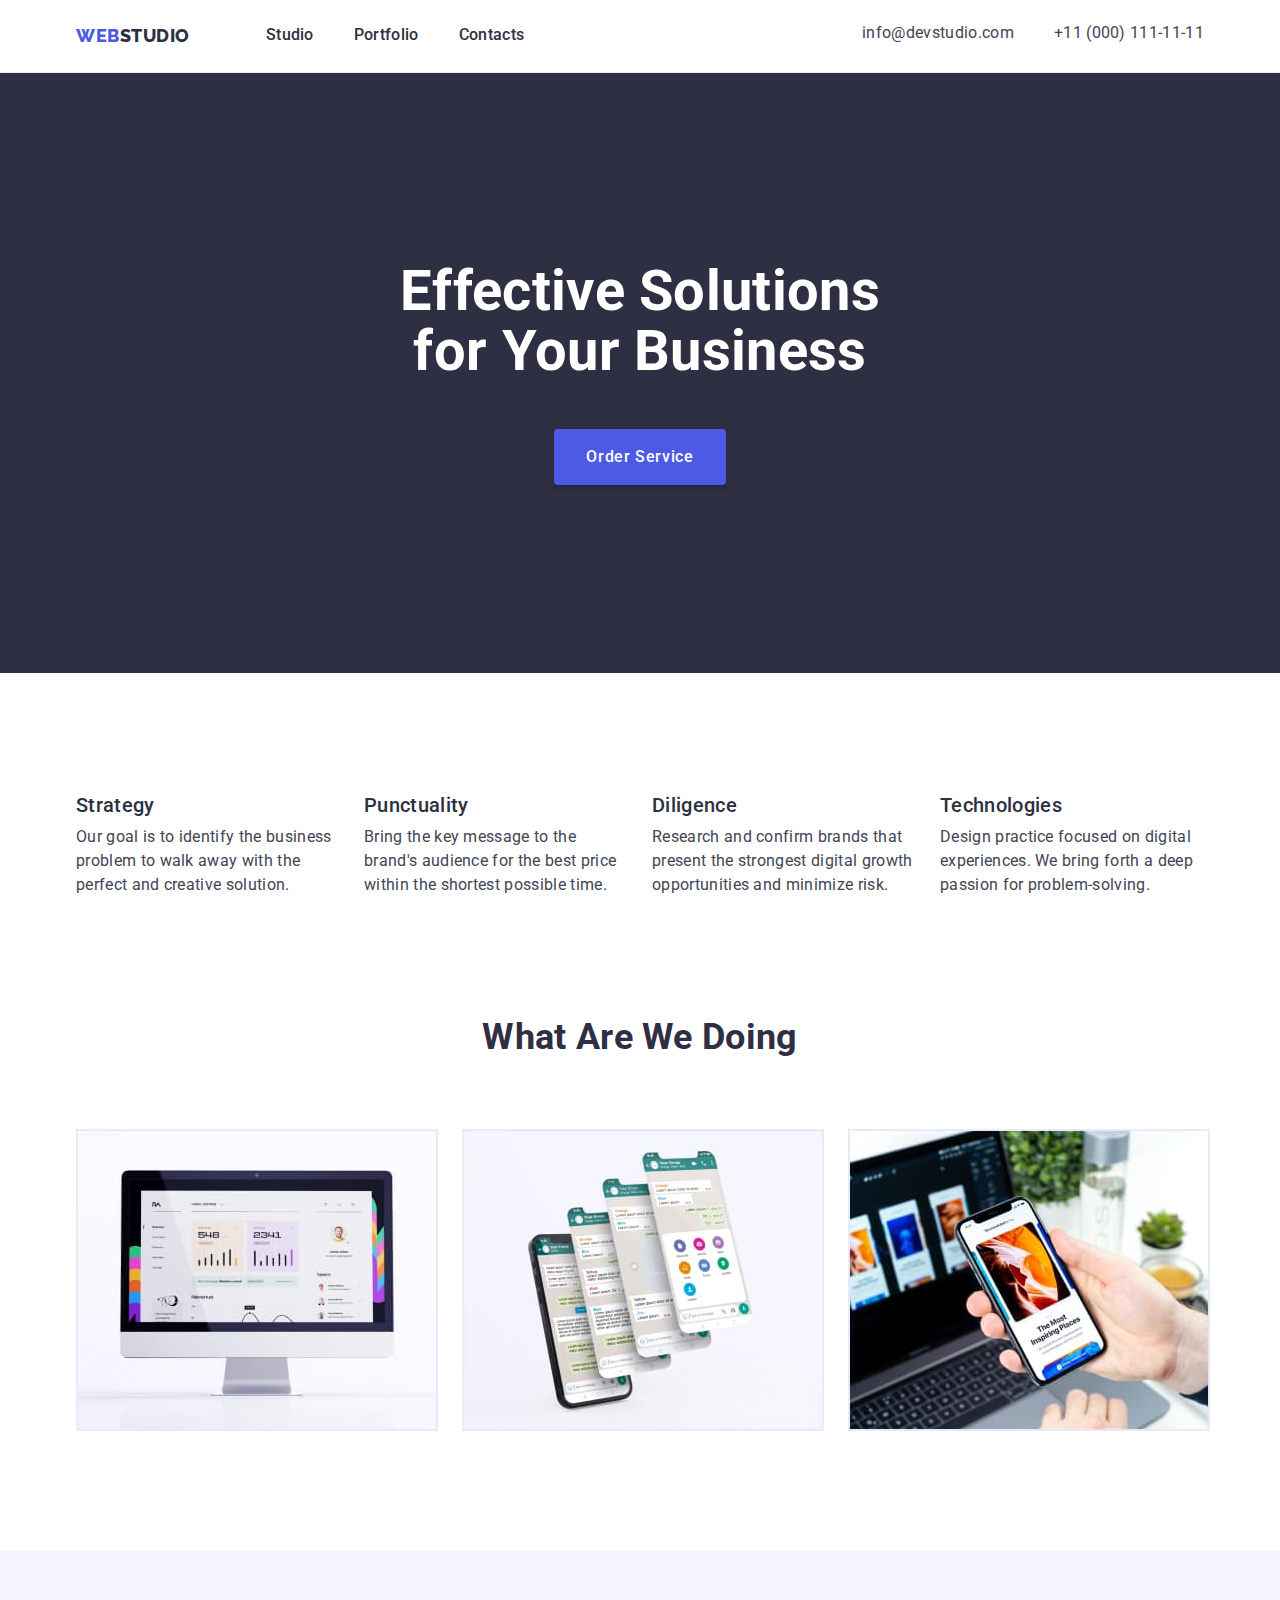
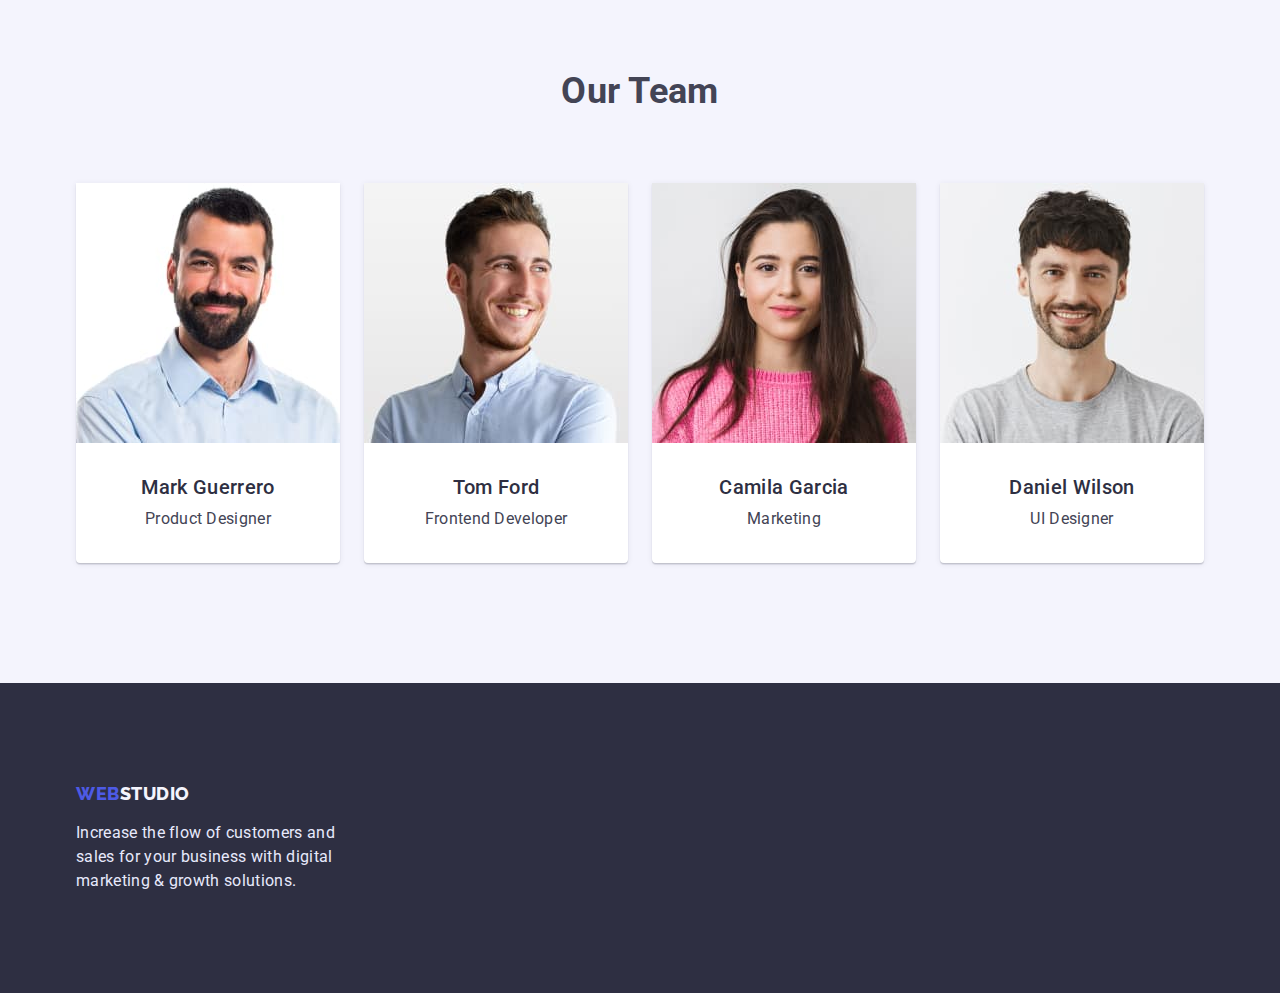
<file: index.html>
<!DOCTYPE html>
<html lang="en">
  <head>
    <meta charset="UTF-8" />
    <meta http-equiv="X-UA-Compatible" content="IE=edge" />
    <meta name="viewport" content="width=device-width, initial-scale=1.0" />
    <link rel="preconnect" href="https://fonts.googleapis.com" />
    <link rel="preconnect" href="https://fonts.gstatic.com" crossorigin />
    <link
      href="https://fonts.googleapis.com/css2?family=Roboto:wght@400;500;700;900&family=Raleway:wght@800&display=swap"
      rel="stylesheet"
    />
    <link
      rel="stylesheet"
      href="https://cdnjs.cloudflare.com/ajax/libs/modern-normalize/1.1.0/modern-normalize.min.css"
    />
    <link rel="stylesheet" href="css/styles.css" />
    <title>Web Studio</title>
  </head>
  <body class="body">
    <header class="header">
      <div class="container flex-header">
        <!--Navigation-->
        <!--Logo-->
        <!--Logo-->
        <a class="header-logo-left" href="."
          >Web<span class="header-logo-right">Studio</span></a
        >
        <nav class="navigation">
          <ul class="nav-ul">
            <li><a class="nav-a" href=".">Studio</a></li>
            <li><a class="nav-a" href="portfolio.html">Portfolio</a></li>
            <li><a class="nav-a" href="">Contacts</a></li>
          </ul>
        </nav>
        <address class="address">
          <ul class="address-ul">
            <li>
              <a class="address-a" href="mailto:info@devstudio.com"
                >info@devstudio.com</a
              >
            </li>
            <li>
              <a class="address-a" href="tel:+110001111111"
                >+11 (000) 111-11-11</a
              >
            </li>
          </ul>
        </address>
      </div>
    </header>
    <main>
      <!-- Hero section -->
      <section class="index-section-hero section">
        <div class="container">
          <h1 class="index-hero-h1">Effective Solutions for Your Business</h1>
          <button class="index-hero-btn" type="button">Order Service</button>
        </div>
      </section>
      <!-- Section1 -->
      <section class="index-section-strategy section">
        <div class="container">
          <h2 class="visually-hidden">Our operating principles</h2>
          <ul class="index-section-strategy-ul section-flex">
            <li class="index-section-strategy-item">
              <h3 class="index-section-strategy-h3">Strategy</h3>
              <p class="index-section-strategy-p">
                Our goal is to identify the business problem to walk away with
                the perfect and creative solution.
              </p>
            </li>
            <li class="index-section-strategy-item">
              <h3 class="index-section-strategy-h3">Punctuality</h3>
              <p class="index-section-strategy-p">
                Bring the key message to the brand's audience for the best price
                within the shortest possible time.
              </p>
            </li>
            <li class="index-section-strategy-item">
              <h3 class="index-section-strategy-h3">Diligence</h3>
              <p class="index-section-strategy-p">
                Research and confirm brands that present the strongest digital
                growth opportunities and minimize risk.
              </p>
            </li>
            <li class="index-section-strategy-item">
              <h3 class="index-section-strategy-h3">Technologies</h3>
              <p class="index-section-strategy-p">
                Design practice focused on digital experiences. We bring forth a
                deep passion for problem-solving.
              </p>
            </li>
          </ul>
        </div>
      </section>
      <!-- Section2 -->
      <section class="index-section-work section">
        <div class="container">
          <h2 class="index-section-work-h2">What are we doing</h2>
          <ul class="index-section-work-ul section-flex">
            <li class="index-section-work-item">
              <img
                class="index-section-work-img-work"
                src="./images/img-work-1.jpg"
                alt="Work statistics"
              />
            </li>
            <li class="index-section-work-item">
              <img
                class="index-section-work-img-work"
                src="./images/img-work-2.jpg"
                alt="Messaging with clients"
              />
            </li>
            <li class="index-section-work-item">
              <img
                class="index-section-work-img-work"
                src="./images/img-work-3.jpg"
                alt="Work with computer"
              />
            </li>
          </ul>
        </div>
      </section>
      <!-- Section3 -->
      <section class="index-section-team section">
        <div class="container">
          <h2 class="index-section-team-h2">Our Team</h2>
          <ul class="index-section-team-cards section-flex">
            <li class="index-section-team-cards-item">
              <img
                class="index-section-team-cards-img"
                src="./images/img-employee-1.jpg"
                alt="Product Designer"
              />
              <div class="index-section-team-cards-text">
                <h3 class="index-section-team-cards-h3">Mark Guerrero</h3>
                <p class="index-section-team-cards-p">Product Designer</p>
              </div>
            </li>
            <li class="index-section-team-cards-item">
              <img
                class="index-section-team-cards-img"
                src="./images/img-employee-2.jpg"
                alt="Frontend Developer"
              />
              <div class="index-section-team-cards-text">
                <h3 class="index-section-team-cards-h3">Tom Ford</h3>
                <p class="index-section-team-cards-p">Frontend Developer</p>
              </div>
            </li>
            <li class="index-section-team-cards-item">
              <img
                class="index-section-team-cards-img"
                src="./images/img-employee-3.jpg"
                alt="Marketing"
              />
              <div class="index-section-team-cards-text">
                <h3 class="index-section-team-cards-h3">Camila Garcia</h3>
                <p class="index-section-team-cards-p">Marketing</p>
              </div>
            </li>
            <li class="index-section-team-cards-item">
              <img
                class="index-section-team-cards-img"
                src="./images/img-employee-4.jpg"
                alt="UI Designer"
              />
              <div class="index-section-team-cards-text">
                <h3 class="index-section-team-cards-h3">Daniel Wilson</h3>
                <p class="index-section-team-cards-p">UI Designer</p>
              </div>
            </li>
          </ul>
        </div>
      </section>
    </main>
    <footer class="footer">
      <div class="container">
        <!--Logo-->
        <a class="footer-logo-left" href="."
          >Web<span class="footer-logo-right">Studio</span></a
        >
        <p class="footer-p">
          Increase the flow of customers and sales for your business with
          digital marketing & growth solutions.
        </p>
      </div>
    </footer>
  </body>
</html>
</file>
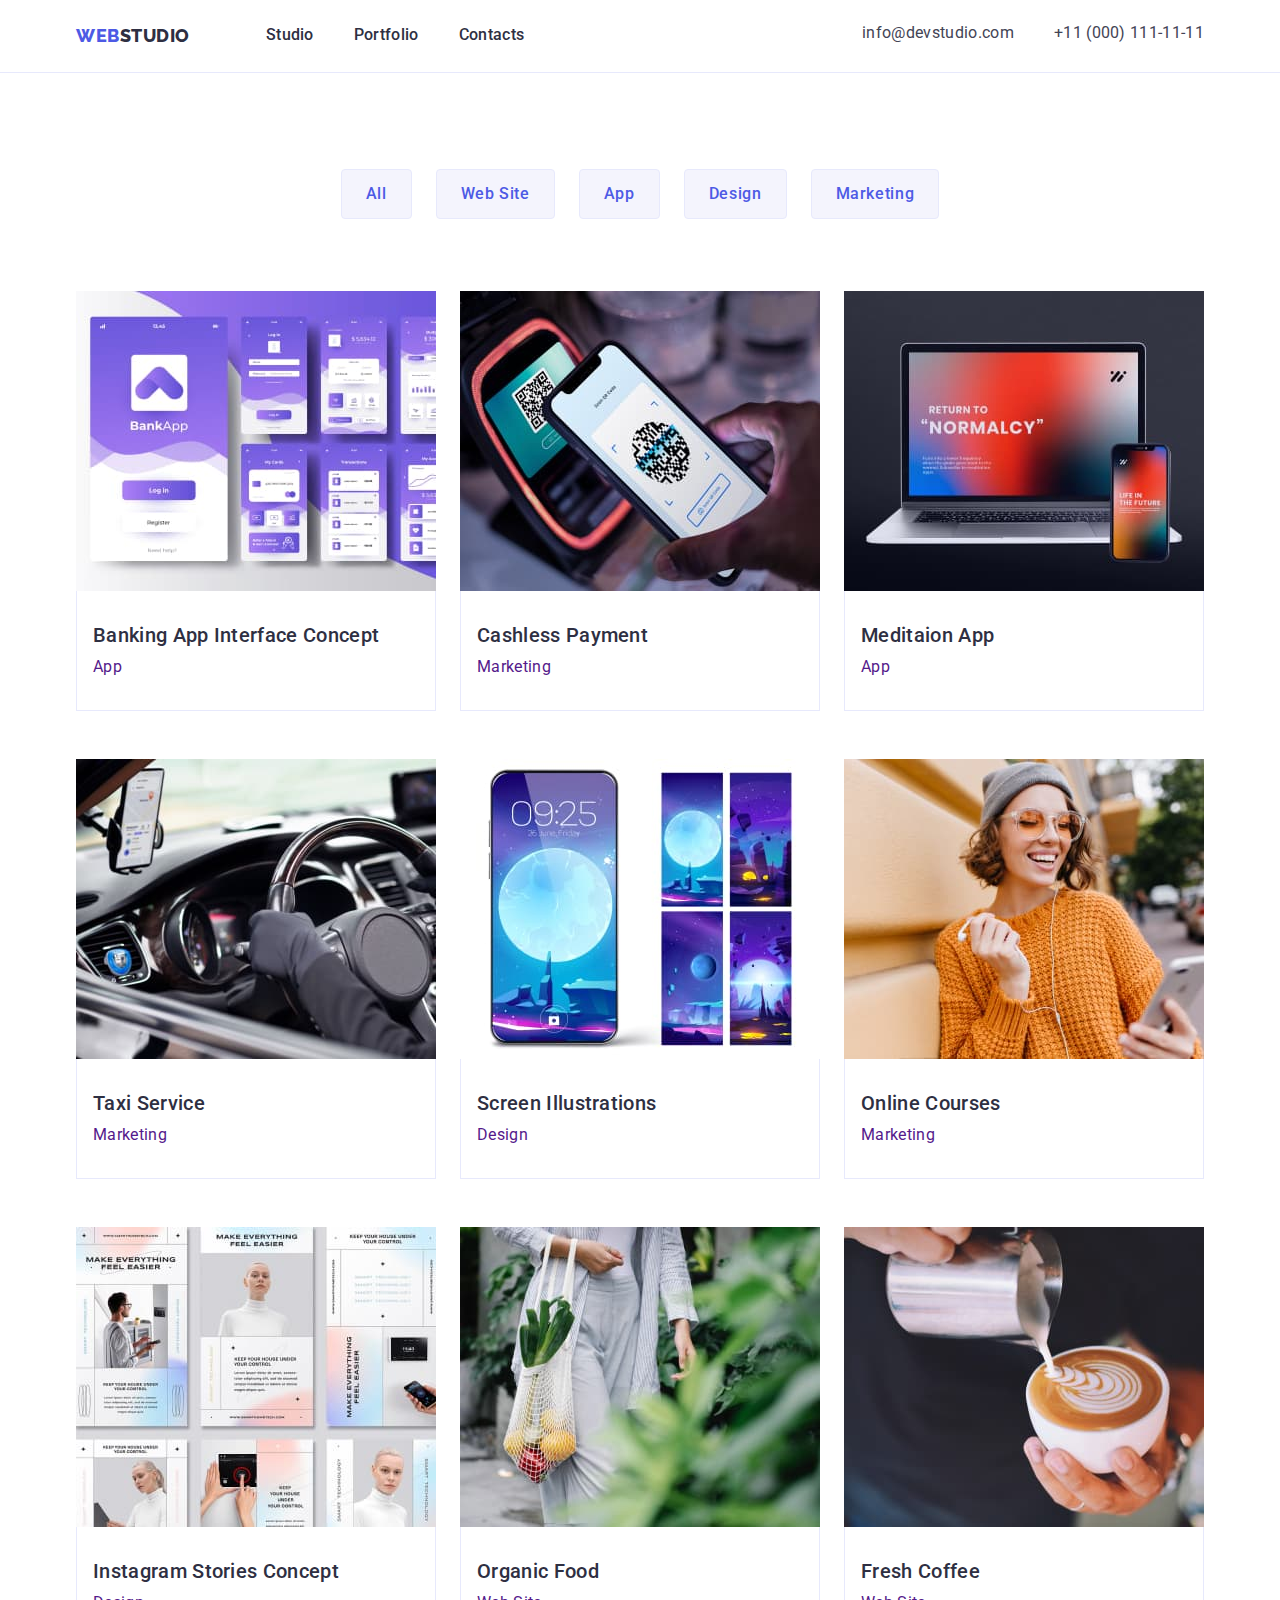
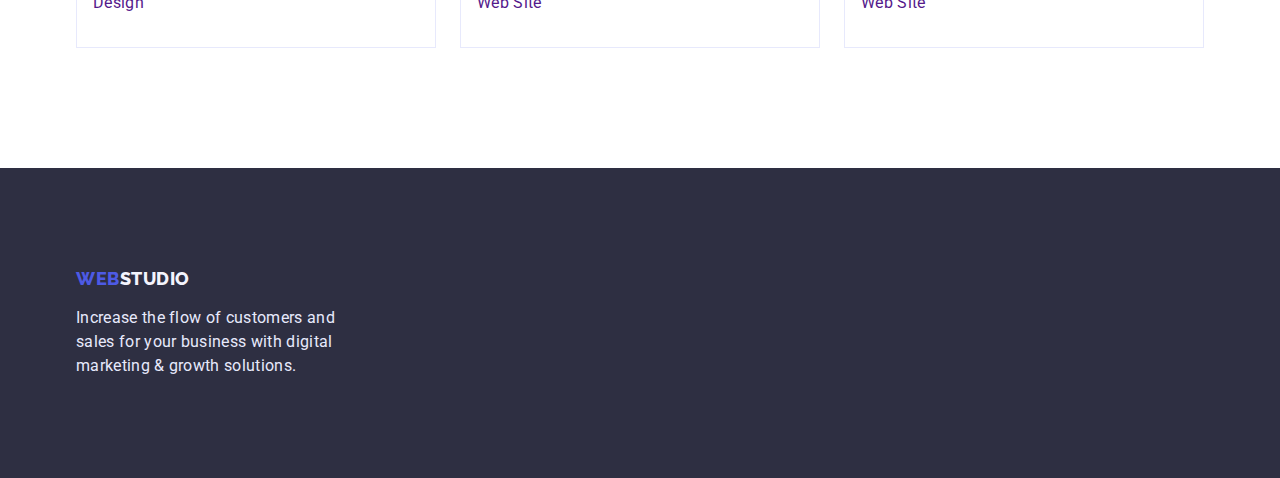
<file: portfolio.html>
<!DOCTYPE html>
<html lang="en">
  <head>
    <meta charset="UTF-8" />
    <meta http-equiv="X-UA-Compatible" content="IE=edge" />
    <meta name="viewport" content="width=device-width, initial-scale=1.0" />
    <link rel="preconnect" href="https://fonts.googleapis.com" />
    <link rel="preconnect" href="https://fonts.gstatic.com" crossorigin />
    <link
      href="https://fonts.googleapis.com/css2?family=Roboto:wght@400;500;700&family=Raleway:wght@800&display=swap"
      rel="stylesheet"
    />
    <link
      rel="stylesheet"
      href="https://cdnjs.cloudflare.com/ajax/libs/modern-normalize/1.0.0/modern-normalize.min.css"
    />
    <link rel="stylesheet" href="css/styles.css" />
    <title>Portfolio</title>
  </head>
  <body class="body">
    <header class="header">
      <div class="container flex-header">
        <!--Navigation-->
        <a class="header-logo-left" href="."
          >Web<span class="header-logo-right">Studio</span></a
        >
        <nav class="navigation">
          <!--Logo-->

          <ul class="nav-ul">
            <li><a class="nav-a" href=".">Studio</a></li>
            <li><a class="nav-a" href="portfolio.html">Portfolio</a></li>
            <li><a class="nav-a" href="">Contacts</a></li>
          </ul>
        </nav>
        <address class="address">
          <ul class="address-ul">
            <li>
              <a class="address-a" href="mailto:info@devstudio.com"
                >info@devstudio.com</a
              >
            </li>
            <li>
              <a class="address-a" href="tel:+110001111111"
                >+11 (000) 111-11-11</a
              >
            </li>
          </ul>
        </address>
      </div>
    </header>
    <main class="portfolio-main">
      <!-- Hero -->
      <section class="portfolio-section-hero section">
        <div class="container">
          <h1 class="visually-hidden">Portfolio</h1>
          <!-- buttons -->
          <ul class="portfolio-hero-btns section-flex">
            <li>
              <button class="portfolio-hero-btn" type="button">All</button>
            </li>
            <li>
              <button class="portfolio-hero-btn" type="button">Web Site</button>
            </li>
            <li>
              <button class="portfolio-hero-btn" type="button">App</button>
            </li>
            <li>
              <button class="portfolio-hero-btn" type="button">Design</button>
            </li>
            <li>
              <button class="portfolio-hero-btn" type="button">
                Marketing
              </button>
            </li>
          </ul>
          <!-- images -->
          <ul class="portfolio-hero-ul">
            <li class="portfolio-hero-items">
              <a class="portfolio-hero-a" href="">
                <img
                  class="portfolio-hero-img"
                  src="./images/img-portfolio1.jpg"
                  alt="Banking App Interface"
                />
                <div class="portfolio-hero-text">
                  <h2 class="portfolio-hero-h2">
                    Banking App Interface Concept
                  </h2>
                  <p class="portfolio-hero-p">App</p>
                </div>
              </a>
            </li>
            <li class="portfolio-hero-items">
              <a class="portfolio-hero-a" href="">
                <img
                  class="portfolio-hero-img"
                  src="./images/img-portfolio2.jpg"
                  alt="Cashless payment"
                />
                <div class="portfolio-hero-text">
                  <h2 class="portfolio-hero-h2">Cashless Payment</h2>
                  <p class="portfolio-hero-p">Marketing</p>
                </div>
              </a>
            </li>
            <li class="portfolio-hero-items">
              <a class="portfolio-hero-a" href="">
                <img
                  class="portfolio-hero-img"
                  src="./images/img-portfolio3.jpg"
                  alt="Title pages mediation app"
                />
                <div class="portfolio-hero-text">
                  <h2 class="portfolio-hero-h2">Meditaion App</h2>
                  <p class="portfolio-hero-p">App</p>
                </div>
              </a>
            </li>
            <li class="portfolio-hero-items">
              <a class="portfolio-hero-a" href="">
                <img
                  class="portfolio-hero-img"
                  src="./images/img-portfolio4.jpg"
                  alt="Taxi cab"
                />
                <div class="portfolio-hero-text">
                  <h2 class="portfolio-hero-h2">Taxi Service</h2>
                  <p class="portfolio-hero-p">Marketing</p>
                </div>
              </a>
            </li>
            <li class="portfolio-hero-items">
              <a class="portfolio-hero-a" href="">
                <img
                  class="portfolio-hero-img"
                  src="./images/img-portfolio5.jpg"
                  alt="Screen Illustration"
                />
                <div class="portfolio-hero-text">
                  <h2 class="portfolio-hero-h2">Screen Illustrations</h2>
                  <p class="portfolio-hero-p">Design</p>
                </div>
              </a>
            </li>
            <li class="portfolio-hero-items">
              <a class="portfolio-hero-a" href="">
                <img
                  class="portfolio-hero-img"
                  src="./images/img-portfolio6.jpg"
                  alt="Smiling girl"
                />
                <div class="portfolio-hero-text">
                  <h2 class="portfolio-hero-h2">Online Courses</h2>
                  <p class="portfolio-hero-p">Marketing</p>
                </div>
              </a>
            </li>
            <li class="portfolio-hero-items">
              <a class="portfolio-hero-a" href="">
                <img
                  class="portfolio-hero-img"
                  src="./images/img-portfolio7.jpg"
                  alt="Instagram images"
                />
                <div class="portfolio-hero-text">
                  <h2 class="portfolio-hero-h2">Instagram Stories Concept</h2>
                  <p class="portfolio-hero-p">Design</p>
                </div>
              </a>
            </li>
            <li class="portfolio-hero-items">
              <a class="portfolio-hero-a" href="">
                <img
                  class="portfolio-hero-img"
                  src="./images/img-portfolio8.jpg"
                  alt="Girl carrying fruit"
                />
                <div class="portfolio-hero-text">
                  <h2 class="portfolio-hero-h2">Organic Food</h2>
                  <p class="portfolio-hero-p">Web Site</p>
                </div>
              </a>
            </li>
            <li class="portfolio-hero-items">
              <a class="portfolio-hero-a" href="">
                <img
                  class="portfolio-hero-img"
                  src="./images/img-portfolio9.jpg"
                  alt="Cup of fresh Coffee"
                />
                <div class="portfolio-hero-text">
                  <h2 class="portfolio-hero-h2">Fresh Coffee</h2>
                  <p class="portfolio-hero-p">Web Site</p>
                </div>
              </a>
            </li>
          </ul>
        </div>
      </section>
    </main>
    <footer class="footer">
      <div class="container">
        <!--Logo-->
        <a class="footer-logo-left" href="."
          >Web<span class="footer-logo-right">Studio</span></a
        >
        <p class="footer-p">
          Increase the flow of customers and sales for your business with
          digital marketing & growth solutions.
        </p>
      </div>
    </footer>
  </body>
</html>
</file>
<file: css/styles.css>
/* variables */
:root {
  --col-iris: #4d5ae5;
  --col-ocean: #404bbf;
  --col-navy-blue: #2e2f42;
  --col-green: #31d0aa;
  --col-slate: #434455;
  --col-light-slate: #8e8f99;
  --col-cornflower: #e7e9fc;
  --col-cloud: #f4f4fd;
  --col-navy-blue-modal: rgba(46, 47, 66, 0.4);
  --col-grey: rgba(46, 47, 66, 0.7);
  --col-white: #ffffff;
  --col-background: #e5e5e5;
  --col-btn-shadow: rgba(0, 0, 0, 0.15);
  --col-navy-blue-shadow1: rgba(46, 47, 66, 0.08);
  --col-navy-blue-shadow2: rgba(46, 47, 66, 0.16);
  --cont-width: 1158px;
  --cont-padding-left: 15px;
  --cont-padding-right: 15px;
  --sect-flex-gap: 24px;
}
/* margin 0 */
h1,
h2,
h3,
p {
  margin: 0;
}
/* ul flex */
ul {
  margin: 0;
  padding: 0;
  display: flex;
}
/* images */
img {
  display: block;
}
/* container */
.container {
  width: var(--cont-width);
  padding-left: var(--cont-padding-left);
  padding-right: var(--cont-padding-right);
  margin-left: auto;
  margin-right: auto;
}
/* flex-header */
.flex-header {
  display: flex;
}
/* for sections */
.section {
  padding: 120px 0px;
}

.section-flex {
  gap: var(--sect-flex-gap);
}

/* body */
.body {
  font-family: "Roboto", sans-serif;
  letter-spacing: 0.02em;
  color: var(--col-slate);
}
/* header */
.header {
  border-bottom: 1px solid var(--col-cornflower);
  padding-top: 24px;
  padding-bottom: 24px;
}

/* logo */
.header-logo-left {
  font-family: "Raleway", sans-serif;
  font-weight: 800;
  font-size: 18px;
  line-height: calc(24 / 18);
  letter-spacing: 0.03em;
  text-transform: uppercase;
  text-decoration: none;
  color: var(--col-iris);
  margin-right: 76px;
}
.header-logo-right {
  color: var(--col-navy-blue);
}
/* nav */
.navigation {
  margin-right: auto;
}
.nav-ul {
  list-style: none;
  gap: 40px;
}
.nav-a {
  font-weight: 500;
  line-height: calc(24 / 18);
  color: var(--col-navy-blue);
  text-decoration: none;
}
.nav-a:hover,
.nav-a:focus {
  color: var(--col-ocean);
}
/* address */
.address-ul {
  list-style: none;
  gap: 40px;
}

.address-a {
  font-style: normal;
  text-decoration: none;
  color: var(--col-slate);
}
.address-a:focus,
.address-a:hover {
  color: var(--col-ocean);
}
/* index */
/* main */
/* index hero */
.index-section-hero {
  background-color: var(--col-navy-blue);
  padding: 188px 0px;
}
.index-hero-h1 {
  width: 494px;
  color: var(--col-white);
  text-align: center;
  font-size: 56px;
  line-height: calc(60 / 56);
  margin-right: auto;
  margin-left: auto;
  margin-bottom: 48px;
}
.index-hero-btn {
  font-family: inherit;
  color: var(--col-white);
  cursor: pointer;
  background-color: var(--col-iris);
  font-weight: 500;
  line-height: calc(24 / 16);
  letter-spacing: 0.04em;
  box-shadow: 0px 4px 4px var(--col-btn-shadow);
  border: none;
  border-radius: 4px;
  padding: 16px 32px;
  display: block;
  margin-right: auto;
  margin-left: auto;
}
.index-hero-btn:focus,
.index-hero-btn:hover {
  background-color: var(--col-ocean);
}
.visually-hidden {
  position: absolute;
  width: 1px;
  height: 1px;
  margin: -1px;
  border: 0;
  padding: 0;

  white-space: nowrap;
  clip-path: inset(100%);
  clip: rect(0 0 0 0);
  overflow: hidden;
}
/* index section1 strategy*/

.index-section-strategy-ul {
  list-style: none;
}
.index-section-strategy-item {
  line-height: calc(24 / 16);
  flex-basis: calc(
    (
        var(--cont-width) - var(--cont-padding-left) - var(--cont-padding-right) -
          var(--sect-flex-gap) * 3
      ) / 4
  );
}
.index-section-strategy-h3 {
  font-weight: 500;
  font-size: 20px;
  line-height: calc(24 / 20);
  color: var(--col-navy-blue);
  margin-bottom: 8px;
}
.index-section-work {
  padding-top: 0px;
}
/* index section2 work */
.index-section-work-h2 {
  font-size: 36px;
  line-height: calc(40 / 36);
  text-align: center;
  text-transform: capitalize;
  color: var(--col-navy-blue);
  margin-bottom: 72px;
}
.index-section-work-ul {
  list-style: none;
}
.index-section-work-item {
  border: 1px solid var(--col-cornflower);
  flex-basis: calc(
    (
        var(--cont-width) - var(--cont-padding-left) - var(--cont-padding-right) -
          var(--sect-flex-gap) * 2
      ) / 3
  );
}
.index-section-work-img-work {
  width: 360px;
  height: 300px;
}
/* index section3 team */
.index-section-team {
  background-color: var(--col-cloud);
}
.index-section-team-h2 {
  font-size: 36px;
  line-height: calc(40 / 36);
  text-align: center;
  text-transform: capitalize;
  margin-bottom: 72px;
}
.index-section-team-cards {
  list-style: none;
}
.index-section-team-cards-item {
  background-color: var(--col-white);
  box-shadow: 0px 1px 6px var(--col-navy-blue-shadow1),
    0px 1px 1px var(--col-navy-blue-shadow2),
    0px 2px 1px var(--col-navy-blue-shadow1);
  border-radius: 0px 0px 4px 4px;
  flex-basis: calc(
    (
        var(--cont-width) - var(--cont-padding-left) - var(--cont-padding-right) -
          var(--sect-flex-gap) * 3
      ) / 4
  );
}
.index-section-team-cards-img {
  width: 264px;
  height: 260px;
}
.index-section-team-cards-text {
  padding: 32px 0px;
}
.index-section-team-cards-h3 {
  font-weight: 500;
  font-size: 20px;
  line-height: calc(24 / 20);
  text-align: center;
  color: var(--col-navy-blue);
  margin-bottom: 8px;
}
.index-section-team-cards-p {
  line-height: calc(24 / 16);
  text-align: center;
}
/* footer */
.footer {
  background-color: var(--col-navy-blue);
  padding: 100px 0px;
}
.footer-logo-left {
  font-family: "Raleway", sans-serif;
  font-weight: 800;
  font-size: 18px;
  line-height: calc(22 / 18);
  letter-spacing: 0.03em;
  text-transform: uppercase;
  text-decoration: none;
  color: var(--col-iris);
  display: block;
}
.footer-logo-right {
  color: var(--col-cloud);
}

.footer-p {
  color: var(--col-cornflower);
  line-height: calc(24 / 16);
  margin-top: 16px;
  margin-right: 864px;
}
/* portfolio */
/* main */
/* hero */
.portfolio-section-hero {
  padding-top: 96px;
}
.portfolio-hero-btns {
  list-style: none;
  justify-content: center;
  margin-bottom: 72px;
}
.portfolio-hero-btn {
  font-family: inherit;
  font-weight: 500;
  font-size: 16px;
  line-height: calc(24 / 16);
  letter-spacing: 0.04em;
  color: var(--col-iris);
  cursor: pointer;
  background-color: var(--col-cloud);
  border: 1px solid var(--col-cornflower);
  border-radius: 4px;
  padding: 12px 24px;
}
.portfolio-hero-btn:focus,
.portfolio-hero-btn:hover {
  color: var(--col-white);
  background-color: var(--col-ocean);
}
.portfolio-hero-ul {
  list-style: none;
  flex-wrap: wrap;
  gap: 48px var(--sect-flex-gap);
}
.portfolio-hero-items {
  flex-basis: calc(
    (
        var(--cont-width) - var(--cont-padding-left) - var(--cont-padding-right) -
          var(--sect-flex-gap) * 2
      ) / 3
  );
}
.portfolio-hero-a {
  text-decoration: none;
}
.portfolio-hero-a:focus,
.portfolio-hero-a:hover {
  text-decoration: none;
  background-color: var(--col-iris);
}

.portfolio-hero-img {
  width: 360px;
  height: 300px;
}
.portfolio-hero-text {
  border-left: 1px solid var(--col-cornflower);
  border-right: 1px solid var(--col-cornflower);
  border-bottom: 1px solid var(--col-cornflower);
  padding-top: 32px;
  padding-bottom: 31.2px;
  padding-left: 16px;
}
.portfolio-hero-h2 {
  margin-bottom: 8px;
  font-weight: 500;
  font-size: 20px;
  line-height: calc(24 / 20);
  color: var(--col-navy-blue);
}
.portfolio-hero-p {
  line-height: calc(24 / 16);
}
</file>
